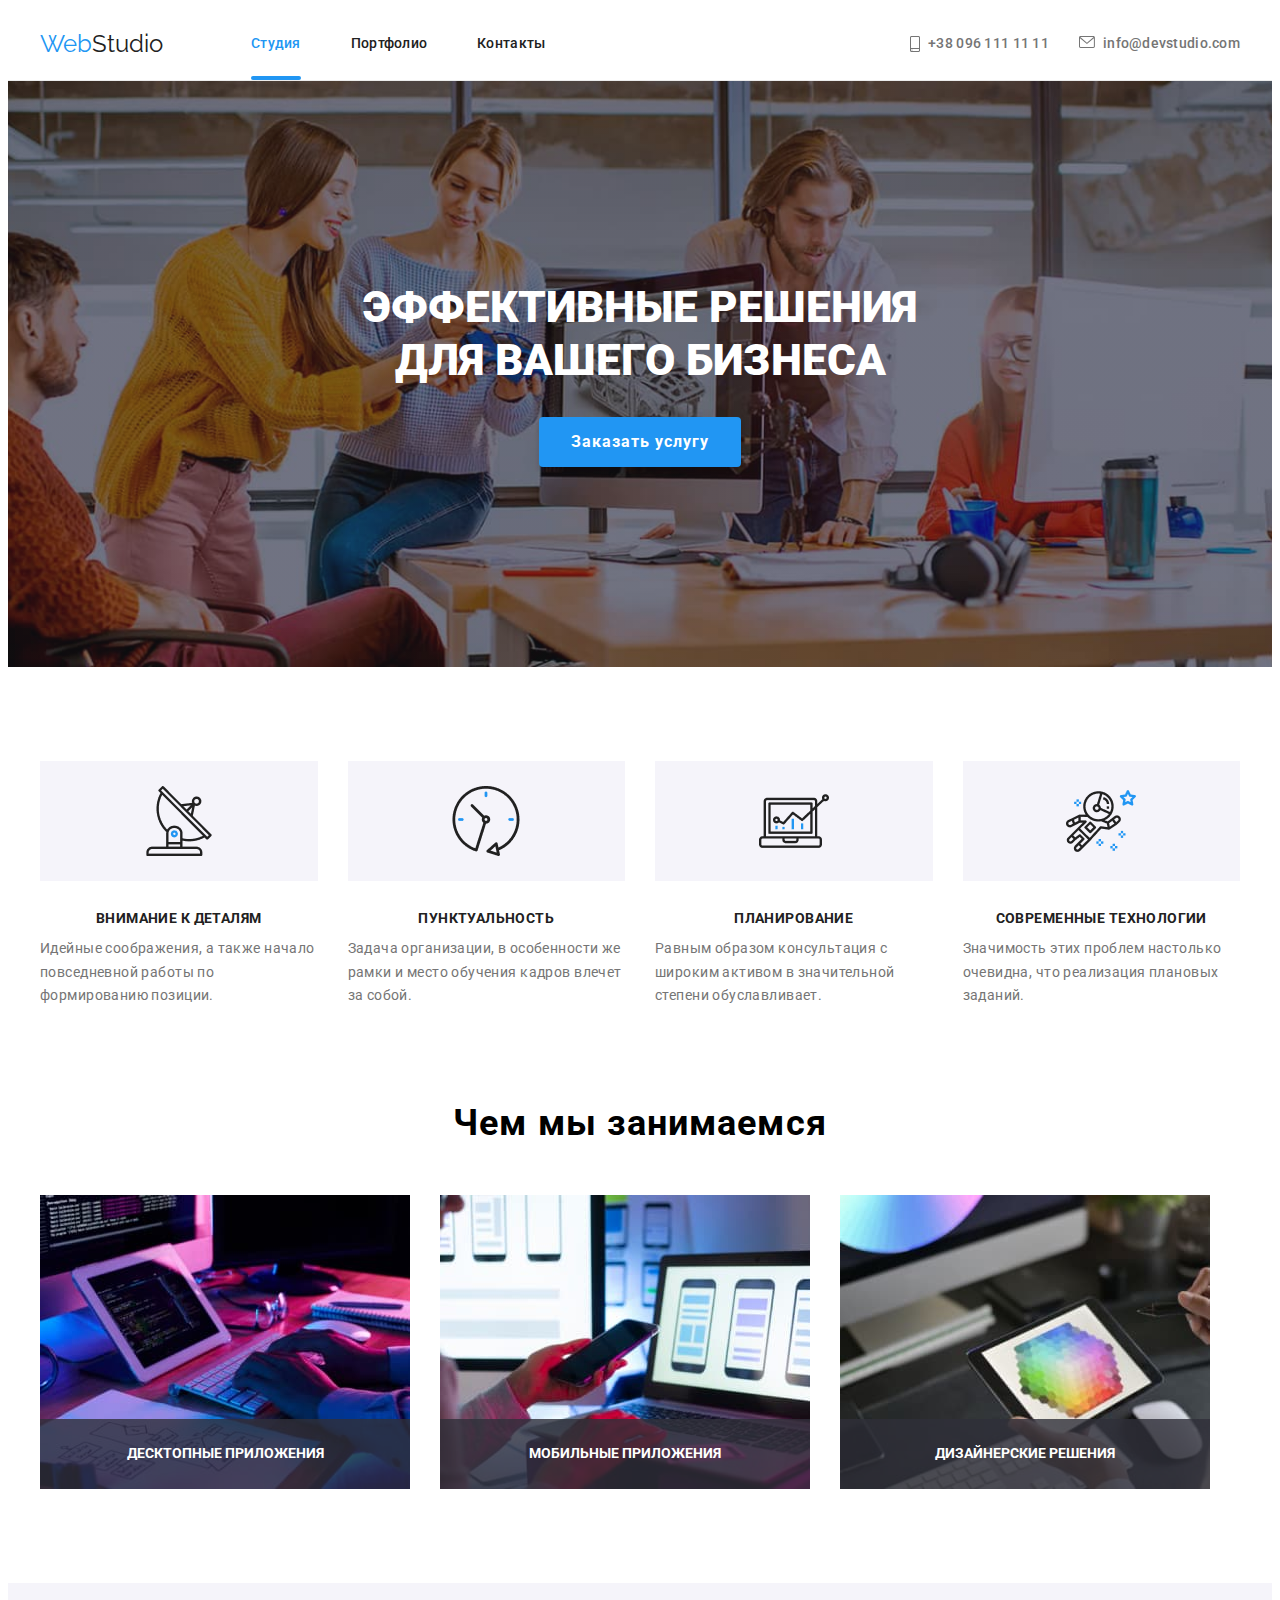
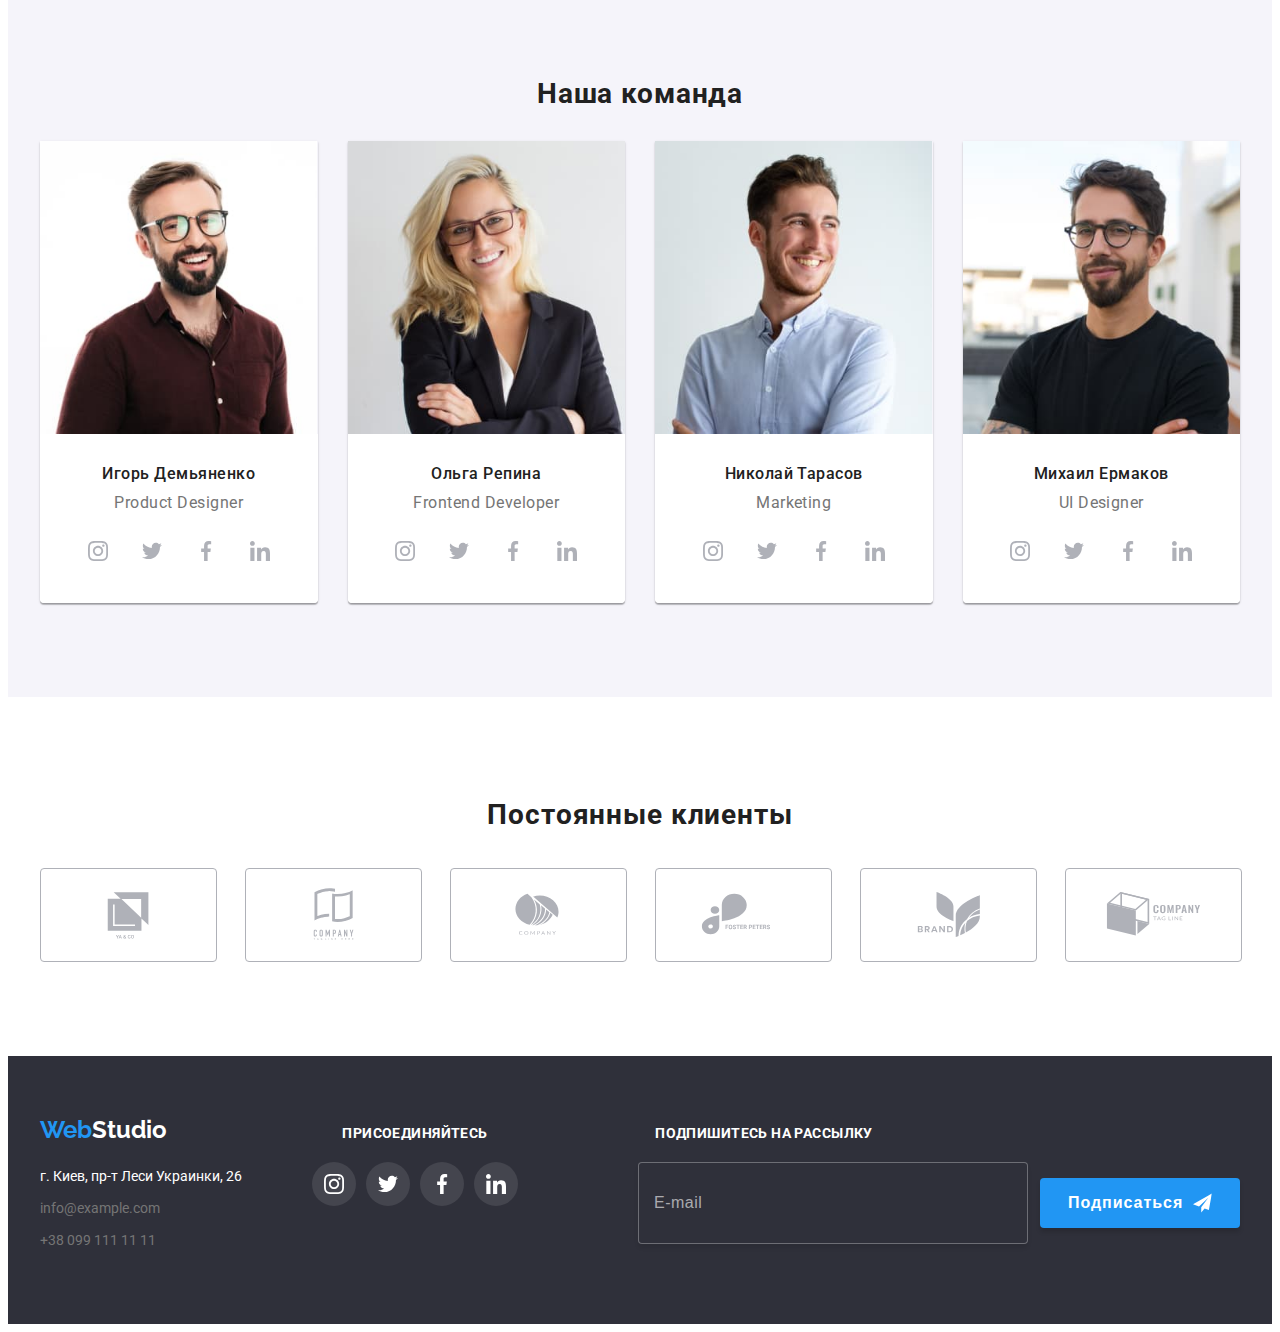
<file: index.html>
<!DOCTYPE html>
<html lang="ru">
  <head>
    <meta charset="UTF-8" />
    <meta http-equiv="X-UA-Compatible" content="IE=edge" />
    <meta name="viewport" content="width=device-width, initial-scale=1.0" />
    <title>Web Studio</title>
    <link
      rel="stylesheet"
      href="https://cdnjs.cloudflare.com/ajax/libs/modern-normalize/1.1.0/modern-normalize.min.css"
      integrity="sha512-wpPYUAdjBVSE4KJnH1VR1HeZfpl1ub8YT/NKx4PuQ5NmX2tKuGu6U/JRp5y+Y8XG2tV+wKQpNHVUX03MfMFn9Q=="
      crossorigin="anonymous"
      referrerpolicy="no-referrer"
    />
    <link
      href="https://fonts.googleapis.com/css2?family=Raleway:wght@700&family=Roboto:wght@400;500;700;900&display=swap"
      rel="stylesheet"
    />
    <!-- стили для медиа -->
    <link rel="stylesheet" href="./css/main.min.css" />
  </head>
  <body>
    <!-- Шапка -->
    <header class="header">
      <div class="header__content container">
        <a href="#" class="logo"><span class="logo__text">Web</span>Studio</a>
        <button type="button" class="header__button" aria-expanded="false" data-menu-button>
          <svg class="header__icon" aria-label="Переключатеть мобильного меню">
            <use class="icon-menu" href="./images/icons.svg#brg-menu"></use>
            <use class="icon-cross" href="./images/icons.svg#icn-close"></use>
          </svg>
        </button>

        <nav class="navigation" data-menu>
          <ul class="navigation__list">
            <li class="navigation__item">
              <a class="navigation__link navigation__link--activ" href="./index.html">Студия</a>
            </li>
            <li class="navigation__item">
              <a class="navigation__link" href="./portfolio.html">Портфолио</a>
            </li>
            <li class="navigation__item"><a class="navigation__link" href="#">Контакты</a></li>
          </ul>

          <ul class="contacts">
            <li class="contacts__item">
              <a class="contacts__link contacts__link-blue" href="tel:+380961111111">
                <svg class="contacts__icon" width="10" height="16">
                  <use href="./images/icons.svg#phone"></use></svg
                >+38 096 111 11 11</a
              >
            </li>
            <li class="contacts__item">
              <a class="contacts__link" href="mailto:info@devstudio.com">
                <svg class="contacts__icon" width="16" height="12">
                  <use href="./images/icons.svg#mail"></use>
                </svg>
                info@devstudio.com</a
              >
            </li>
          </ul>

          <ul class="header__social">
            <li class="header__item">
              <a
                href="https://www.instagram.com/"
                class="header__link"
                rel="noopener noreferrer"
                target="_blank"
                >Instagram</a
              >
            </li>
            <li class="header__item">
              <a
                href="https://twitter.com/?lang=ru"
                class="header__link"
                rel="noopener noreferrer"
                target="_blank"
                >Twitter</a
              >
            </li>
            <li class="header__item">
              <a
                href="https://facebook.com"
                class="header__link"
                rel="noopener noreferrer"
                target="_blank"
                >Facebook</a
              >
            </li>
            <li class="header__item">
              <a
                href="https://www.linkedin.com/feed/"
                class="header__link"
                rel="noopener noreferrer"
                target="_blank"
                >LinkedIn</a
              >
            </li>
          </ul>
        </nav>
      </div>
    </header>
    <!-- Край Шапки -->
    <main>
      <!-- Герой -->
      <section class="hero">
        <div class="container">
          <h1 class="hero-title">
            Эффективные решения <br />
            для вашего бизнеса
          </h1>
          <button data-modal-open type="button" class="button">Заказать услугу</button>
        </div>
      </section>
      <!-- Край блока Герой -->

      <!-- Особенности -->
      <section class="feature">
        <div class="container">
          <h2 hidden>Наши особенности</h2>
          <ul class="feature-list">
            <li class="feature-list__item feature-list__antenna">
              <h3 class="feature-list__title">Внимание к деталям</h3>
              <p class="feature-list__text">
                Идейные соображения, а также начало повседневной работы по формированию позиции.
              </p>
            </li>
            <li class="feature-list__item feature-list__clock">
              <h3 class="feature-list__title">Пунктуальность</h3>
              <p class="feature-list__text">
                Задача организации, в особенности же рамки и место обучения кадров влечет за собой.
              </p>
            </li>
            <li class="feature-list__item feature-list__diagram">
              <h3 class="feature-list__title">Планирование</h3>
              <p class="feature-list__text">
                Равным образом консультация с широким активом в значительной степени обуславливает.
              </p>
            </li>
            <li class="feature-list__item feature-list__astronaut">
              <h3 class="feature-list__title">Современные технологии</h3>
              <p class="feature-list__text">
                Значимость этих проблем настолько очевидна, что реализация плановых заданий.
              </p>
            </li>
          </ul>
        </div>
      </section>
      <!-- Край блока Особенности -->

      <!-- Чем занимаемся -->
      <section class="work">
        <div class="container">
          <h2 class="work-title">Чем мы занимаемся</h2>
          <ul class="work-list">
            <li class="work-list__item">
              <div class="work-list__wrap">
                <img
                  class="work-list__img"
                  srcset="./images/index/work1.jpg 1x, ./images/index/work1@2x.jpg 2x"
                  src="./images/index/work1.jpg"
                  alt="Написание кода вручную"
                  width="370"
                />
                <p class="work-list__text">Десктопные приложения</p>
              </div>
            </li>
            <li class="work-list__item">
              <div class="work-list__wrap">
                <img
                  class="work-list__img"
                  srcset="./images/index/work2.jpg 1x, ./images/index/work2@2x.jpg 2x"
                  src="./images/index/work2.jpg"
                  alt="Телефон и ноутбук в работе"
                  width="370"
                />
                <p class="work-list__text">Мобильные приложения</p>
              </div>
            </li>
            <li class="work-list__item">
              <div class="work-list__wrap">
                <img
                  class="work-list__img"
                  srcset="./images/index/work3.jpg 1x, ./images/index/work3@2x.jpg 2x"
                  src="./images/index/work3.jpg"
                  alt="Изображение на графическом планшете"
                  width="370"
                />
                <p class="work-list__text">Дизайнерские решения</p>
              </div>
            </li>
          </ul>
        </div>
      </section>
      <!-- Край блока Чем занимаемся -->

      <!-- Наша команда -->
      <section class="team">
        <div class="container">
          <h2 class="team-title">Наша команда</h2>
          <ul class="team-list">
            <li class="team-list__items">
              <img
                class="team-list__img"
                srcset="
                  ./images/index/team/team-desctop1.jpg    270w,
                  ./images/index/team/team-table1.jpg      354w,
                  ./images/index/team/team-mobile1.jpg     450w,
                  ./images/index/team/team-desctop1@2x.jpg 540w,
                  ./images/index/team/team-table1@2x.jpg   708w,
                  ./images/index/team/team-mobile1@2x.jpg  900w
                "
                src="./images/index/team/team-desctop1.jpg"
                alt="фото Игоря Демьяненко"
                sizes="(min-width: 1200px) 25vw, (min-width: 768px) 50vw, 100vw"
              />
              <div class="team-list__wrap">
                <h3 class="team-list__name">Игорь Демьяненко</h3>
                <p class="team-list__text">Product Designer</p>
                <ul class="team-list__icon">
                  <li class="team-list__icon-item">
                    <a
                      class="team-list__link"
                      href="https://www.instagram.com/"
                      rel="noopener noreferrer"
                      target="_blank"
                    >
                      <svg class="team-list__social" width="20" height="20">
                        <use href="./images/icons.svg#instagram"></use>
                      </svg>
                    </a>
                  </li>
                  <li class="team-list__icon-item">
                    <a
                      class="team-list__link"
                      href="https://twitter.com/"
                      rel="noopener noreferrer"
                      target="_blank"
                    >
                      <svg class="team-list__social" width="20" height="20">
                        <use href="./images/icons.svg#twitter"></use>
                      </svg>
                    </a>
                  </li>
                  <li class="team-list__icon-item">
                    <a
                      class="team-list__link"
                      href="https://facebook.com"
                      rel="noopener noreferrer"
                      target="_blank"
                    >
                      <svg class="team-list__social" width="20" height="20">
                        <use href="./images/icons.svg#facebook"></use>
                      </svg>
                    </a>
                  </li>
                  <li class="team-list__icon-item">
                    <a
                      class="team-list__link"
                      href="https://linkedin.com/"
                      rel="noopener noreferrer"
                      target="_blank"
                    >
                      <svg class="team-list__social" width="20" height="20">
                        <use href="./images/icons.svg#linkedin"></use>
                      </svg>
                    </a>
                  </li>
                </ul>
              </div>
            </li>
            <li class="team-list__items">
              <img
                class="team-list__img"
                srcset="
                  ./images/index/team/team-desctop2.jpg    270w,
                  ./images/index/team/team-table2.jpg      354w,
                  ./images/index/team/team-mobile2.jpg     450w,
                  ./images/index/team/team-desctop2@2x.jpg 540w,
                  ./images/index/team/team-table2@2x.jpg   708w,
                  ./images/index/team/team-mobile2@2x.jpg  900w
                "
                src="./images/index/team/team-desctop2.jpg"
                alt="фото Ольги Репиной"
                sizes="(min-width: 1200px) 25vw, (min-width: 768px) 50vw, 100vw"
              />
              <div class="team-list__wrap">
                <h3 class="team-list__name">Ольга Репина</h3>
                <p class="team-list__text">Frontend Developer</p>
                <ul class="team-list__icon">
                  <li class="team-list__icon-item">
                    <a
                      class="team-list__link"
                      href="https://www.instagram.com/"
                      rel="noopener noreferrer"
                      target="_blank"
                    >
                      <svg class="team-list__social" width="20" height="20">
                        <use href="./images/icons.svg#instagram"></use>
                      </svg>
                    </a>
                  </li>
                  <li class="team-list__icon-item">
                    <a
                      class="team-list__link"
                      href="https://twitter.com/"
                      rel="noopener noreferrer"
                      target="_blank"
                    >
                      <svg class="team-list__social" width="20" height="20">
                        <use href="./images/icons.svg#twitter"></use>
                      </svg>
                    </a>
                  </li>
                  <li class="team-list__icon-item">
                    <a
                      class="team-list__link"
                      href="https://facebook.com"
                      rel="noopener noreferrer"
                      target="_blank"
                    >
                      <svg class="team-list__social" width="20" height="20">
                        <use href="./images/icons.svg#facebook"></use>
                      </svg>
                    </a>
                  </li>
                  <li class="team-list__icon-item">
                    <a
                      class="team-list__link"
                      href="https://linkedin.com/"
                      rel="noopener noreferrer"
                      target="_blank"
                    >
                      <svg class="team-list__social" width="20" height="20">
                        <use href="./images/icons.svg#linkedin"></use>
                      </svg>
                    </a>
                  </li>
                </ul>
              </div>
            </li>
            <li class="team-list__items">
              <img
                class="team-list__img"
                srcset="
                  ./images/index/team/team-desctop3.jpg    270w,
                  ./images/index/team/team-table3.jpg      354w,
                  ./images/index/team/team-mobile3.jpg     450w,
                  ./images/index/team/team-desctop3@2x.jpg 540w,
                  ./images/index/team/team-table3@2x.jpg   708w,
                  ./images/index/team/team-mobile3@2x.jpg  900w
                "
                src="./images/index/team/team-desctop3.jpg"
                alt="фото Николая Тарасова"
                sizes="(min-width: 1200px) 25vw, (min-width: 768px) 50vw, 100vw"
              />
              <div class="team-list__wrap">
                <h3 class="team-list__name">Николай Тарасов</h3>
                <p class="team-list__text">Marketing</p>
                <ul class="team-list__icon">
                  <li class="team-list__icon-item">
                    <a
                      class="team-list__link"
                      href="https://www.instagram.com/"
                      rel="noopener noreferrer"
                      target="_blank"
                    >
                      <svg class="team-list__social" width="20" height="20">
                        <use href="./images/icons.svg#instagram"></use>
                      </svg>
                    </a>
                  </li>
                  <li class="team-list__icon-item">
                    <a
                      class="team-list__link"
                      href="https://twitter.com/"
                      rel="noopener noreferrer"
                      target="_blank"
                    >
                      <svg class="team-list__social" width="20" height="20">
                        <use href="./images/icons.svg#twitter"></use>
                      </svg>
                    </a>
                  </li>
                  <li class="team-list__icon-item">
                    <a
                      class="team-list__link"
                      href="https://facebook.com"
                      rel="noopener noreferrer"
                      target="_blank"
                    >
                      <svg class="team-list__social" width="20" height="20">
                        <use href="./images/icons.svg#facebook"></use>
                      </svg>
                    </a>
                  </li>
                  <li class="team-list__icon-item">
                    <a
                      class="team-list__link"
                      href="https://linkedin.com/"
                      rel="noopener noreferrer"
                      target="_blank"
                    >
                      <svg class="team-list__social" width="20" height="20">
                        <use href="./images/icons.svg#linkedin"></use>
                      </svg>
                    </a>
                  </li>
                </ul>
              </div>
            </li>
            <li class="team-list__items">
              <img
                class="team-list__img"
                srcset="
                  ./images/index/team/team-desctop4.jpg    270w,
                  ./images/index/team/team-table4.jpg      354w,
                  ./images/index/team/team-mobile4.jpg     450w,
                  ./images/index/team/team-desctop4@2x.jpg 540w,
                  ./images/index/team/team-table4@2x.jpg   708w,
                  ./images/index/team/team-mobile4@2x.jpg  900w
                "
                src="./images/index/team/team-desctop4.jpg"
                alt="фото Михаила Ермакова"
                sizes="(min-width: 1200px) 25vw, (min-width: 768px) 50vw, 100vw"
              />
              <div class="team-list__wrap">
                <h3 class="team-list__name">Михаил Ермаков</h3>
                <p class="team-list__text">UI Designer</p>
                <ul class="team-list__icon">
                  <li class="team-list__icon-item">
                    <a
                      class="team-list__link"
                      href="https://www.instagram.com/"
                      rel="noopener noreferrer"
                      target="_blank"
                    >
                      <svg class="team-list__social" width="20" height="20">
                        <use href="./images/icons.svg#instagram"></use>
                      </svg>
                    </a>
                  </li>
                  <li class="team-list__icon-item">
                    <a
                      class="team-list__link"
                      href="https://twitter.com/"
                      rel="noopener noreferrer"
                      target="_blank"
                    >
                      <svg class="team-list__social" width="20" height="20">
                        <use href="./images/icons.svg#twitter"></use>
                      </svg>
                    </a>
                  </li>
                  <li class="team-list__icon-item">
                    <a
                      class="team-list__link"
                      href="https://facebook.com"
                      rel="noopener noreferrer"
                      target="_blank"
                    >
                      <svg class="team-list__social" width="20" height="20">
                        <use href="./images/icons.svg#facebook"></use>
                      </svg>
                    </a>
                  </li>
                  <li class="team-list__icon-item">
                    <a
                      class="team-list__link"
                      href="https://linkedin.com/"
                      rel="noopener noreferrer"
                      target="_blank"
                    >
                      <svg class="team-list__social" width="20" height="20">
                        <use href="./images/icons.svg#linkedin"></use>
                      </svg>
                    </a>
                  </li>
                </ul>
              </div>
            </li>
          </ul>
        </div>
      </section>
      <!-- Край блока Наша команда -->

      <!-- Постоянные клиенты -->
      <section class="clients">
        <div class="container">
          <h2 class="clients-title">Постоянные клиенты</h2>
          <ul class="client-list">
            <li class="client-list__item">
              <a href="#" class="client-list__link">
                <svg class="client-list__logo" width="106" height="60">
                  <use href="./images/icons.svg#logo"></use>
                </svg>
              </a>
            </li>
            <li class="client-list__item">
              <a href="#" class="client-list__link">
                <svg class="client-list__logo" width="106" height="60">
                  <use href="./images/icons.svg#logo-1"></use>
                </svg>
              </a>
            </li>
            <li class="client-list__item">
              <a href="#" class="client-list__link">
                <svg class="client-list__logo" width="106" height="60">
                  <use href="./images/icons.svg#logo-2"></use>
                </svg>
              </a>
            </li>
            <li class="client-list__item">
              <a href="#" class="client-list__link">
                <svg class="client-list__logo" width="106" height="60">
                  <use href="./images/icons.svg#logo-3"></use>
                </svg>
              </a>
            </li>
            <li class="client-list__item">
              <a href="#" class="client-list__link">
                <svg class="client-list__logo" width="106" height="60">
                  <use href="./images/icons.svg#logo-4"></use>
                </svg>
              </a>
            </li>
            <li class="client-list__item">
              <a href="#" class="client-list__link">
                <svg class="client-list__logo" width="106" height="60">
                  <use href="./images/icons.svg#logo-5"></use>
                </svg>
              </a>
            </li>
          </ul>
        </div>
      </section>
      <!-- Край блока Постоянные клиенты -->
    </main>

    <!-- Подвал -->
    <footer class="footer">
      <div class="container footer-flex">
        <!-- Контейнер для планшетов -->
        <div class="table-flex">
          <!-- Блок линков -->
          <div class="container-footer">
            <a href="./index.html" class="footer-logo"
              ><span class="footer-logo__second">Web</span>Studio</a
            >
            <address>
              <ul class="footer-list">
                <li class="footer-list__item">
                  <a
                    class="footer-list__address"
                    href="https://bit.ly/3OnuI3J"
                    target="_blank"
                    rel="noopener noreferrer"
                    >г. Киев, пр-т Леси Украинки, 26</a
                  >
                </li>
                <li class="footer-list__item">
                  <a class="footer-list__source" href="mailto:info@example.com">info@example.com</a>
                </li>
                <li class="footer-list__item">
                  <a class="footer-list__source" href="tel:+380991111111">+38 099 111 11 11</a>
                </li>
              </ul>
            </address>
          </div>
          <!-- Край блока линков -->

          <!-- Блок ссылок на соц.сети -->
          <div class="footer-social">
            <p class="footer-social__title">присоединяйтесь</p>
            <ul class="footer-social__list">
              <li class="footer-social__item">
                <a
                  class="footer-social__link"
                  href="https://www.instagram.com/"
                  rel="noopener noreferrer"
                  target="_blank"
                >
                  <svg width="20" height="20">
                    <use href="./images/icons.svg#instagram"></use>
                  </svg>
                </a>
              </li>
              <li class="footer-social__item">
                <a
                  class="footer-social__link"
                  href="https://www.twitter.com/"
                  rel="noopener noreferrer"
                  target="_blank"
                >
                  <svg width="20" height="20">
                    <use href="./images/icons.svg#twitter"></use>
                  </svg>
                </a>
              </li>
              <li class="footer-social__item">
                <a
                  class="footer-social__link"
                  href="https://www.facebook.com/"
                  rel="noopener noreferrer"
                  target="_blank"
                >
                  <svg width="20" height="20">
                    <use href="./images/icons.svg#facebook"></use>
                  </svg>
                </a>
              </li>
              <li class="footer-social__item">
                <a
                  class="footer-social__link"
                  href="https://www.linkedin.com/"
                  rel="noopener noreferrer"
                  target="_blank"
                >
                  <svg width="20" height="20">
                    <use href="./images/icons.svg#linkedin"></use>
                  </svg>
                </a>
              </li>
            </ul>
          </div>
          <!-- Край блока ссылок -->
        </div>
        <!-- Добавляет форму ввода в футере -->
        <form class="footer-form" name="form-footer" autocomplete="on">
          <label class="footer-form__title">Подпишитесь на рассылку</label>
          <div class="footer-form__flex">
            <input class="footer-form__input" type="email" name="email" placeholder="E-mail" />
            <button class="footer-form__button" type="submit">
              Подписаться
              <svg class="footer-form__icon" width="24" height="24">
                <use href="./images/icons.svg#icon-send"></use>
              </svg>
            </button>
          </div>
        </form>
        <!-- Край формы ввода -->
      </div>
    </footer>
    <!-- Край подвала -->

    <!-- Модальное окно -->

    <div data-modal class="backdrop is-hidden">
      <div class="modal">
        <!-- Кнопка закрытия модального окна -->

        <button data-modal-close class="modal-button" type="button">
          <svg width="11" height="11">
            <use href="./images/icons.svg#close-btn"></use>
          </svg>
        </button>

        <!-- Заголовок модалки -->

        <h3 class="modal-title">Оставьте свои данные, мы вам перезвоним</h3>

        <!-- Форма ввода модалки -->

        <form class="modal-form" name="modal-form" autocomplete="on">
          <label class="modal-form__label"
            >Имя
            <input class="modal-form__input" type="text" name="text" required />
            <svg class="modal-form__icon" width="18" height="18">
              <use href="./images/icons.svg#person-black"></use>
            </svg>
          </label>

          <label class="modal-form__label"
            >Телефон
            <input class="modal-form__input" type="tel" name="tel" required />
            <svg class="modal-form__icon" width="18" height="18">
              <use href="./images/icons.svg#phone-old"></use>
            </svg>
          </label>

          <label class="modal-form__label">
            Почта
            <input class="modal-form__input" type="email" name="email" required />
            <svg class="modal-form__icon" width="18" height="18">
              <use href="./images/icons.svg#sms"></use>
            </svg>
          </label>

          <label class="modal-form__textarea"
            >Комментарий
            <textarea
              class="modal-form__feedback"
              rows="5"
              name="comment"
              placeholder="Введите текст"
            ></textarea>
          </label>

          <span class="modal-form__checkbox">
            <label class="modal-form__check">
              <input class="modal-form__box" type="checkbox" value="checkbox" name="check" />

              <svg class="modal-form__icon-checkbox">
                <use href="./images/icons.svg#checkbox"></use>
              </svg>

              Соглашаюсь с рассылкой и принимаю
              <a href="#" class="modal-form__link"> Условия договора</a>
            </label>
          </span>

          <button class="modal-send" type="submit">Отправить</button>
        </form>
      </div>
    </div>
    <!-- Край Модального окна -->

    <!-- Script JS -->
    <script src="./js/modal.js"></script>
    <!-- Script JS Mobile menu-->
    <script src="./js/mobile-menu.js"></script>
  </body>
</html>
</file>
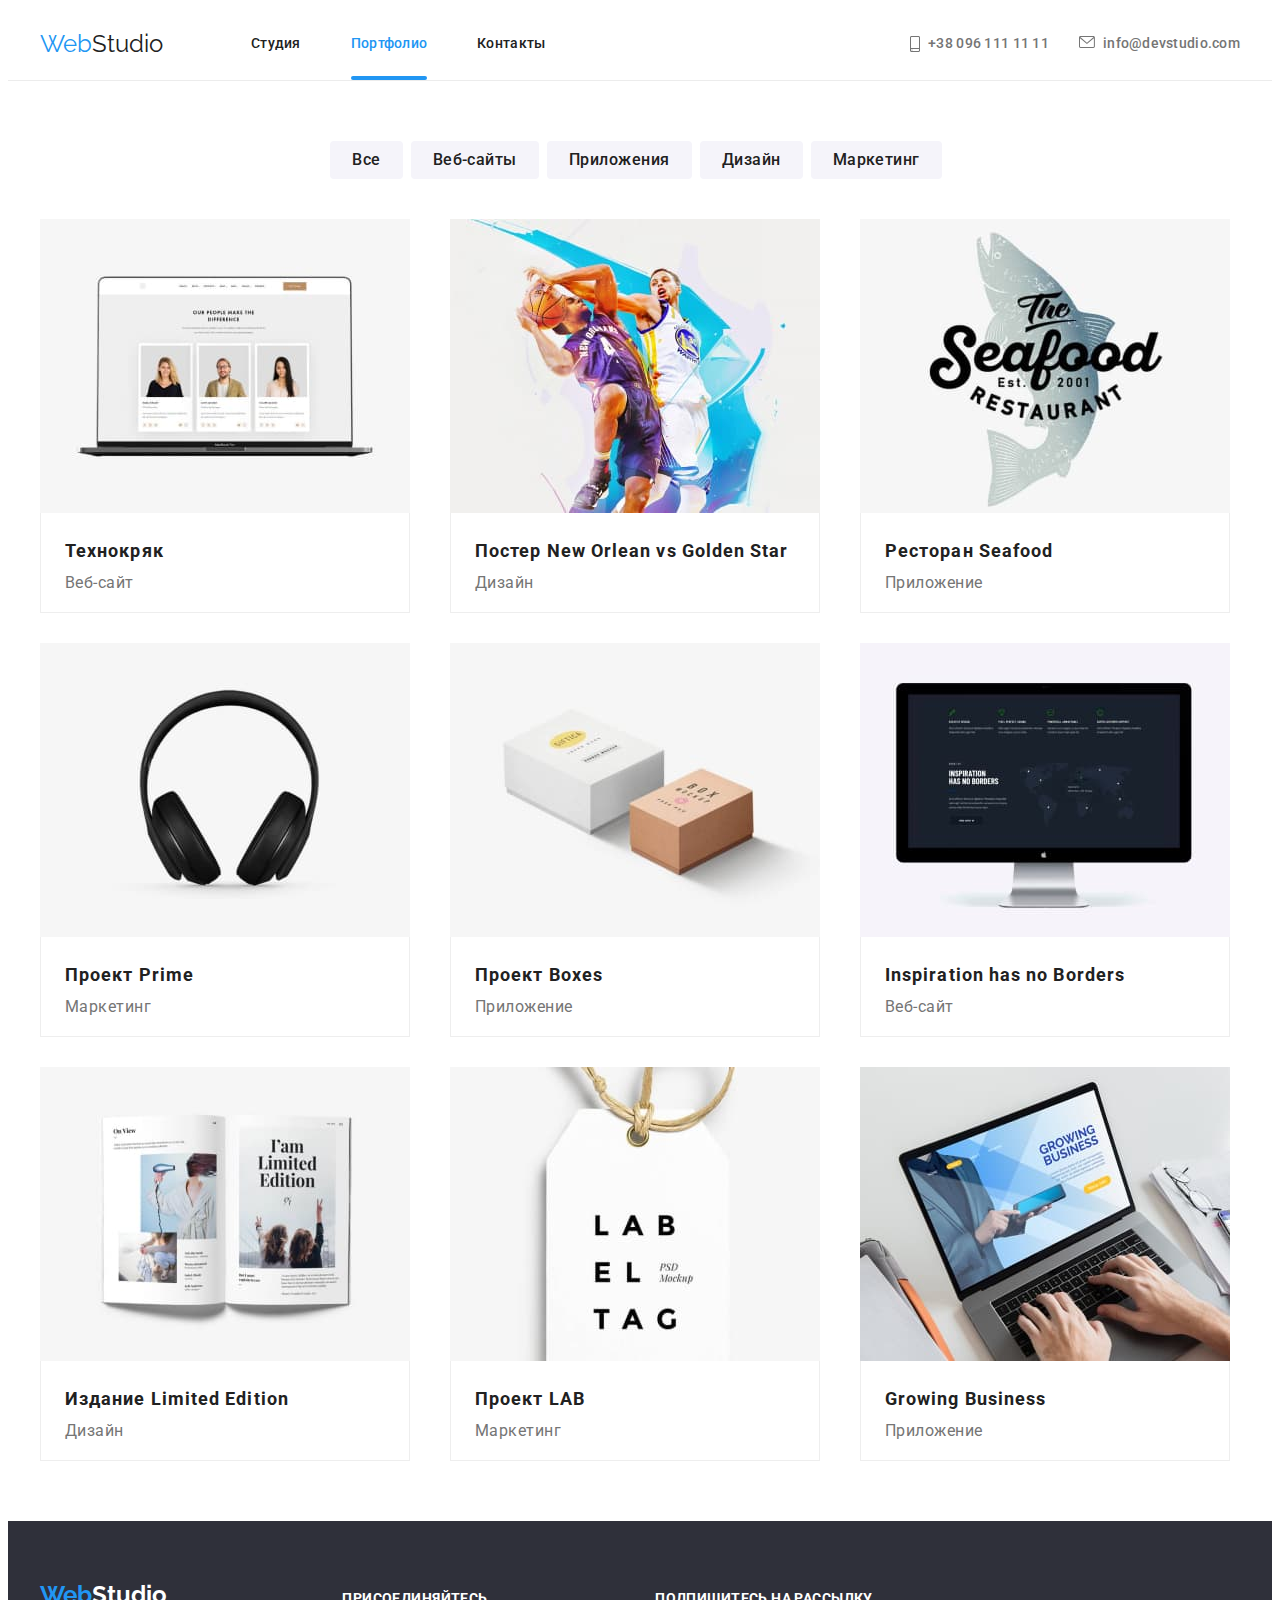
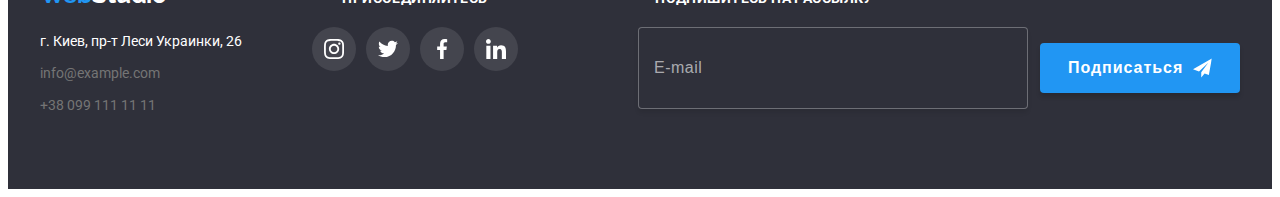
<file: portfolio.html>
<!DOCTYPE html>
<html lang="ru">
  <head>
    <meta charset="UTF-8" />
    <meta http-equiv="X-UA-Compatible" content="IE=edge" />
    <meta name="viewport" content="width=device-width, initial-scale=1.0" />
    <title>Портфолио</title>
    <link
      rel="stylesheet"
      href="https://cdnjs.cloudflare.com/ajax/libs/modern-normalize/1.1.0/modern-normalize.min.css"
      integrity="sha512-wpPYUAdjBVSE4KJnH1VR1HeZfpl1ub8YT/NKx4PuQ5NmX2tKuGu6U/JRp5y+Y8XG2tV+wKQpNHVUX03MfMFn9Q=="
      crossorigin="anonymous"
      referrerpolicy="no-referrer"
    />
    <link
      href="https://fonts.googleapis.com/css2?family=Raleway:wght@700&family=Roboto:wght@400;500;700;900&display=swap"
      rel="stylesheet"
    />
    <link rel="stylesheet" href="./css/main.min.css" />
  </head>
  <body>
    <!-- Шапка -->
    <header class="header">
      <div class="header__content container">
        <a href="#" class="logo"><span class="logo__text">Web</span>Studio</a>
        <button type="button" class="header__button" aria-expanded="false" data-menu-button>
          <svg class="header__icon" aria-label="Переключатеть мобильного меню">
            <use class="icon-menu" href="./images/icons.svg#brg-menu"></use>
            <use class="icon-cross" href="./images/icons.svg#icn-close"></use>
          </svg>
        </button>

        <nav class="navigation" data-menu>
          <ul class="navigation__list">
            <li class="navigation__item">
              <a class="navigation__link" href="./index.html">Студия</a>
            </li>
            <li class="navigation__item">
              <a class="navigation__link navigation__link--activ" href="./portfolio.html"
                >Портфолио</a
              >
            </li>
            <li class="navigation__item"><a class="navigation__link" href="#">Контакты</a></li>
          </ul>

          <ul class="contacts">
            <li class="contacts__item">
              <a class="contacts__link contacts__link-blue" href="tel:+380961111111">
                <svg class="contacts__icon" width="10" height="16">
                  <use href="./images/icons.svg#phone"></use></svg
                >+38 096 111 11 11</a
              >
            </li>
            <li class="contacts__item">
              <a class="contacts__link" href="mailto:info@devstudio.com">
                <svg class="contacts__icon" width="16" height="12">
                  <use href="./images/icons.svg#mail"></use>
                </svg>
                info@devstudio.com</a
              >
            </li>
          </ul>

          <ul class="header__social">
            <li class="header__item">
              <a
                href="https://www.instagram.com/"
                class="header__link"
                rel="noopener noreferrer"
                target="_blank"
                >Instagram</a
              >
            </li>
            <li class="header__item">
              <a
                href="https://twitter.com/?lang=ru"
                class="header__link"
                rel="noopener noreferrer"
                target="_blank"
                >Twitter</a
              >
            </li>
            <li class="header__item">
              <a
                href="https://facebook.com"
                class="header__link"
                rel="noopener noreferrer"
                target="_blank"
                >Facebook</a
              >
            </li>
            <li class="header__item">
              <a
                href="https://www.linkedin.com/feed/"
                class="header__link"
                rel="noopener noreferrer"
                target="_blank"
                >LinkedIn</a
              >
            </li>
          </ul>
        </nav>
      </div>
    </header>
    <!-- Край Шапки -->

    <main>
      <section class="filtres">
        <div class="container cards">
          <!-- Фильтры для поиска-->
          <h1 hidden>Список фильтров</h1>
          <ul class="filtres-list">
            <li class="filtres-list__item">
              <button type="button" class="filtres-list__button">Все</button>
            </li>
            <li class="filtres-list__item">
              <button type="button" class="filtres-list__button">Веб-сайты</button>
            </li>
            <li class="filtres-list__item">
              <button type="button" class="filtres-list__button">Приложения</button>
            </li>
            <li class="filtres-list__item">
              <button type="button" class="filtres-list__button">Дизайн</button>
            </li>
            <li class="filtres-list__item">
              <button type="button" class="filtres-list__button">Маркетинг</button>
            </li>
          </ul>
          <!-- Край блока Фильтры -->

          <!-- Работы -->
          <ul class="cards-list">
            <li class="cards-list__item">
              <a class="cards-list__link" href="">
                <div class="cards-list__wrap">
                  <img
                    class="cards-list__img"
                    srcset="
                      ./images/portfolio/cards1-354.jpg 354w,
                      ./images/portfolio/cards1-370.jpg 370w,
                      ./images/portfolio/cards1-450.jpg 450w,
                      ./images/portfolio/cards1-708.jpg 708w,
                      ./images/portfolio/cards1-740.jpg 740w,
                      ./images/portfolio/cards1-900.jpg 900w
                    "
                    src="./images/portfolio/cards1-354.jpg"
                    sizes="(min-width: 1200px) 370px, (min-width: 768px) 354px, (min-width: 480px) 450px"
                    alt="Технокряк"
                  />
                  <p class="cards-list__overlay">
                    Ресурс предлагает комплексные предложения с разным уровнем функционала и
                    сервисов. Все это позволит посетителю получить исчерпывающие сведения о компании
                    или частном лице.
                  </p>
                </div>
                <div class="cards-list__box">
                  <h2 class="cards-list__title">Технокряк</h2>
                  <p class="cards-list__text">Веб-сайт</p>
                </div>
              </a>
            </li>
            <li class="cards-list__item">
              <a class="cards-list__link" href="">
                <div class="cards-list__wrap">
                  <img
                    class="cards-list__img"
                    srcset="
                      ./images/portfolio/cards2-354.jpg 354w,
                      ./images/portfolio/cards2-370.jpg 370w,
                      ./images/portfolio/cards2-450.jpg 450w,
                      ./images/portfolio/cards2-708.jpg 708w,
                      ./images/portfolio/cards2-740.jpg 740w,
                      ./images/portfolio/cards2-900.jpg 900w
                    "
                    src="./images/portfolio//cards2-354.jpg"
                    sizes="(min-width: 1200px) 370px, (min-width: 768px) 354px, (min-width: 480px) 450px"
                    alt="Технокряк"
                  />
                  <p class="cards-list__overlay">
                    Ресурс предлагает комплексные предложения с разным уровнем функционала и
                    сервисов. Все это позволит посетителю получить исчерпывающие сведения о компании
                    или частном лице.
                  </p>
                </div>
                <div class="cards-list__box">
                  <h2 class="cards-list__title">Постер New Orlean vs Golden Star</h2>
                  <p class="cards-list__text">Дизайн</p>
                </div>
              </a>
            </li>
            <li class="cards-list__item">
              <a class="cards-list__link" href="">
                <div class="cards-list__wrap">
                  <img
                    class="cards-list__img"
                    srcset="
                      ./images/portfolio/cards3-354.jpg 354w,
                      ./images/portfolio/cards3-370.jpg 370w,
                      ./images/portfolio/cards3-450.jpg 450w,
                      ./images/portfolio/cards3-708.jpg 708w,
                      ./images/portfolio/cards3-740.jpg 740w,
                      ./images/portfolio/cards3-900.jpg 900w
                    "
                    src="./images/portfolio/cards3-354.jpg"
                    sizes="(min-width: 1200px) 370px, (min-width: 768px) 354px, (min-width: 480px) 450px"
                    alt="Технокряк"
                  />
                  <p class="cards-list__overlay">
                    Ресурс предлагает комплексные предложения с разным уровнем функционала и
                    сервисов. Все это позволит посетителю получить исчерпывающие сведения о компании
                    или частном лице.
                  </p>
                </div>
                <div class="cards-list__box">
                  <h2 class="cards-list__title">Ресторан Seafood</h2>
                  <p class="cards-list__text">Приложение</p>
                </div>
              </a>
            </li>
            <li class="cards-list__item">
              <a class="cards-list__link" href="">
                <div class="cards-list__wrap">
                  <img
                    class="cards-list__img"
                    srcset="
                      ./images/portfolio/cards4-354.jpg 354w,
                      ./images/portfolio/cards4-370.jpg 370w,
                      ./images/portfolio/cards4-450.jpg 450w,
                      ./images/portfolio/cards4-708.jpg 708w,
                      ./images/portfolio/cards4-740.jpg 740w,
                      ./images/portfolio/cards4-900.jpg 900w
                    "
                    src="./images/portfolio/cards4-354.jpg"
                    sizes="(min-width: 1200px) 370px, (min-width: 768px) 354px, (min-width: 480px) 450px"
                    alt="Технокряк"
                  />
                  <p class="cards-list__overlay">
                    Ресурс предлагает комплексные предложения с разным уровнем функционала и
                    сервисов. Все это позволит посетителю получить исчерпывающие сведения о компании
                    или частном лице.
                  </p>
                </div>
                <div class="cards-list__box">
                  <h2 class="cards-list__title">Проект Prime</h2>
                  <p class="cards-list__text">Маркетинг</p>
                </div>
              </a>
            </li>
            <li class="cards-list__item">
              <a class="cards-list__link" href="">
                <div class="cards-list__wrap">
                  <img
                    class="cards-list__img"
                    srcset="
                      ./images/portfolio/cards5-354.jpg 354w,
                      ./images/portfolio/cards5-370.jpg 370w,
                      ./images/portfolio/cards5-450.jpg 450w,
                      ./images/portfolio/cards5-708.jpg 708w,
                      ./images/portfolio/cards5-740.jpg 740w,
                      ./images/portfolio/cards5-900.jpg 900w
                    "
                    src="./images/portfolio/cards5-354.jpg"
                    sizes="(min-width: 1200px) 370px, (min-width: 768px) 354px, (min-width: 480px) 450px"
                    alt="Технокряк"
                  />
                  <p class="cards-list__overlay">
                    Ресурс предлагает комплексные предложения с разным уровнем функционала и
                    сервисов. Все это позволит посетителю получить исчерпывающие сведения о компании
                    или частном лице.
                  </p>
                </div>
                <div class="cards-list__box">
                  <h2 class="cards-list__title">Проект Boxes</h2>
                  <p class="cards-list__text">Приложение</p>
                </div>
              </a>
            </li>
            <li class="cards-list__item">
              <a class="cards-list__link" href="">
                <div class="cards-list__wrap">
                  <img
                    class="cards-list__img"
                    srcset="
                      ./images/portfolio/cards6-354.jpg 354w,
                      ./images/portfolio/cards6-370.jpg 370w,
                      ./images/portfolio/cards6-450.jpg 450w,
                      ./images/portfolio/cards6-708.jpg 708w,
                      ./images/portfolio/cards6-740.jpg 740w,
                      ./images/portfolio/cards6-900.jpg 900w
                    "
                    src="./images/portfolio/cards6-354.jpg"
                    sizes="(min-width: 1200px) 370px, (min-width: 768px) 354px, (min-width: 480px) 450px"
                    alt="Технокряк"
                  />
                  <p class="cards-list__overlay">
                    Ресурс предлагает комплексные предложения с разным уровнем функционала и
                    сервисов. Все это позволит посетителю получить исчерпывающие сведения о компании
                    или частном лице.
                  </p>
                </div>
                <div class="cards-list__box">
                  <h2 class="cards-list__title">Inspiration has no Borders</h2>
                  <p class="cards-list__text">Веб-сайт</p>
                </div>
              </a>
            </li>
            <li class="cards-list__item">
              <a class="cards-list__link" href="">
                <div class="cards-list__wrap">
                  <img
                    class="cards-list__img"
                    srcset="
                      ./images/portfolio/cards7-354.jpg 354w,
                      ./images/portfolio/cards7-370.jpg 370w,
                      ./images/portfolio/cards7-450.jpg 450w,
                      ./images/portfolio/cards7-708.jpg 708w,
                      ./images/portfolio/cards7-740.jpg 740w,
                      ./images/portfolio/cards7-900.jpg 900w
                    "
                    src="./images/portfolio/cards7-354.jpg"
                    sizes="(min-width: 1200px) 370px, (min-width: 768px) 354px, (min-width: 480px) 450px"
                    alt="Технокряк"
                  />
                  <p class="cards-list__overlay">
                    Ресурс предлагает комплексные предложения с разным уровнем функционала и
                    сервисов. Все это позволит посетителю получить исчерпывающие сведения о компании
                    или частном лице.
                  </p>
                </div>
                <div class="cards-list__box">
                  <h2 class="cards-list__title">Издание Limited Edition</h2>
                  <p class="cards-list__text">Дизайн</p>
                </div>
              </a>
            </li>
            <li class="cards-list__item">
              <a class="cards-list__link" href="">
                <div class="cards-list__wrap">
                  <img
                    class="cards-list__img"
                    srcset="
                      ./images/portfolio/cards8-354.jpg 354w,
                      ./images/portfolio/cards8-370.jpg 370w,
                      ./images/portfolio/cards8-450.jpg 450w,
                      ./images/portfolio/cards8-708.jpg 708w,
                      ./images/portfolio/cards8-740.jpg 740w,
                      ./images/portfolio/cards8-900.jpg 900w
                    "
                    src="./images/portfolio/cards8-354.jpg"
                    sizes="(min-width: 1200px) 370px, (min-width: 768px) 354px, (min-width: 480px) 450px"
                    alt="Технокряк"
                  />
                  <p class="cards-list__overlay">
                    Ресурс предлагает комплексные предложения с разным уровнем функционала и
                    сервисов. Все это позволит посетителю получить исчерпывающие сведения о компании
                    или частном лице.
                  </p>
                </div>
                <div class="cards-list__box">
                  <h2 class="cards-list__title">Проект LAB</h2>
                  <p class="cards-list__text">Маркетинг</p>
                </div>
              </a>
            </li>
            <li class="cards-list__item">
              <a class="cards-list__link" href="">
                <div class="cards-list__wrap">
                  <img
                    class="cards-list__img"
                    srcset="
                      ./images/portfolio/cards9-354.jpg 354w,
                      ./images/portfolio/cards9-370.jpg 370w,
                      ./images/portfolio/cards9-450.jpg 450w,
                      ./images/portfolio/cards9-708.jpg 708w,
                      ./images/portfolio/cards9-740.jpg 740w,
                      ./images/portfolio/cards9-900.jpg 900w
                    "
                    src="./images/portfolio/cards9-354.jpg"
                    sizes="(min-width: 1200px) 370px, (min-width: 768px) 354px, (min-width: 480px) 450px"
                    alt="Технокряк"
                  />
                  <p class="cards-list__overlay">
                    Ресурс предлагает комплексные предложения с разным уровнем функционала и
                    сервисов. Все это позволит посетителю получить исчерпывающие сведения о компании
                    или частном лице.
                  </p>
                </div>
                <div class="cards-list__box">
                  <h2 class="cards-list__title">Growing Business</h2>
                  <p class="cards-list__text">Приложение</p>
                </div>
              </a>
            </li>
          </ul>
          <!-- Край блока Работы -->
        </div>
      </section>
    </main>

    <!-- Подвал -->
    <footer class="footer">
      <div class="container footer-flex">
        <!-- Контейнер для планшетов -->
        <div class="table-flex">
          <!-- Блок линков -->
          <div class="container-footer">
            <a href="./index.html" class="footer-logo"
              ><span class="footer-logo__second">Web</span>Studio</a
            >
            <address>
              <ul class="footer-list">
                <li class="footer-list__item">
                  <a
                    class="footer-list__address"
                    href="https://bit.ly/3OnuI3J"
                    target="_blank"
                    rel="noopener noreferrer"
                    >г. Киев, пр-т Леси Украинки, 26</a
                  >
                </li>
                <li class="footer-list__item">
                  <a class="footer-list__source" href="mailto:info@example.com">info@example.com</a>
                </li>
                <li class="footer-list__item">
                  <a class="footer-list__source" href="tel:+380991111111">+38 099 111 11 11</a>
                </li>
              </ul>
            </address>
          </div>
          <!-- Край блока линков -->

          <!-- Блок ссылок на соц.сети -->
          <div class="footer-social">
            <p class="footer-social__title">присоединяйтесь</p>
            <ul class="footer-social__list">
              <li class="footer-social__item">
                <a
                  class="footer-social__link"
                  href="https://www.instagram.com/"
                  rel="noopener noreferrer"
                  target="_blank"
                >
                  <svg width="20" height="20">
                    <use href="./images/icons.svg#instagram"></use>
                  </svg>
                </a>
              </li>
              <li class="footer-social__item">
                <a
                  class="footer-social__link"
                  href="https://www.twitter.com/"
                  rel="noopener noreferrer"
                  target="_blank"
                >
                  <svg width="20" height="20">
                    <use href="./images/icons.svg#twitter"></use>
                  </svg>
                </a>
              </li>
              <li class="footer-social__item">
                <a
                  class="footer-social__link"
                  href="https://www.facebook.com/"
                  rel="noopener noreferrer"
                  target="_blank"
                >
                  <svg width="20" height="20">
                    <use href="./images/icons.svg#facebook"></use>
                  </svg>
                </a>
              </li>
              <li class="footer-social__item">
                <a
                  class="footer-social__link"
                  href="https://www.linkedin.com/"
                  rel="noopener noreferrer"
                  target="_blank"
                >
                  <svg width="20" height="20">
                    <use href="./images/icons.svg#linkedin"></use>
                  </svg>
                </a>
              </li>
            </ul>
          </div>
          <!-- Край блока ссылок -->
        </div>
        <!-- Добавляет форму ввода в футере -->
        <form class="footer-form" name="form-footer" autocomplete="on">
          <label class="footer-form__title">Подпишитесь на рассылку</label>
          <div class="footer-form__flex">
            <input class="footer-form__input" type="email" name="email" placeholder="E-mail" />
            <button class="footer-form__button" type="submit">
              Подписаться
              <svg class="footer-form__icon" width="24" height="24">
                <use href="./images/icons.svg#icon-send"></use>
              </svg>
            </button>
          </div>
        </form>
        <!-- Край формы ввода -->
      </div>
    </footer>
    <!-- Край подвала -->

    <!-- Script JS -->
    <script src="./js/modal.js"></script>
    <!-- Script JS Mobile menu-->
    <script src="./js/mobile-menu.js"></script>
  </body>
</html>
</file>
<file: css/main.min.css>
:root{--first-text-color: #212121;--second-text-color: #757575;--accent-color: #2196f3;--color-black: #000000;--color-white: #ffffff;--bcg-color: #2f303a;--bcg-img-color: #f5f4fa;--icon-color: #afb1b8;--bcg-color-hero: #2f303a40;--button-hover: #188ce8;--animation-main: 250ms cubic-bezier(0.4, 0, 0.2, 1);--gap-card: 30px}body{color:var(--first-text-color);background-color:var(--color-white);font-family:"Roboto",sans-serif}ul,ol{margin:0;padding:0;list-style:none}a{text-decoration:none}.container{padding:0px 15px;margin:0 auto;width:100%}@media screen and (min-width: 480px){.container{width:480px}}@media screen and (min-width: 768px){.container{width:768px}}@media screen and (min-width: 1200px){.container{width:1200px}}.header{border-bottom:1px solid #ececec}.header__content{position:relative;padding:0 15px;display:flex;align-items:center;justify-content:space-between}.header__button{position:relative;z-index:999;display:inline-flex;margin:0;padding:0;background-color:rgba(0,0,0,0);border:none}.header__button .icon-cross{display:none}.header__button.is-open .icon-cross{display:block}.header__button.is-open .icon-menu{display:none}.header__icon{width:24px;height:16px;transition:fill var(--animation-main)}.header__icon:hover,.header__icon:focus{fill:var(--accent-color)}.header__social{display:flex;flex-wrap:wrap;margin-top:64px}.header__item{margin-bottom:10px}.header__item:not(:last-child):after{content:"";background-color:rgba(33,33,33,.2);margin-left:10px;margin-right:10px;width:22px;height:0px;border:1px solid rgba(33,33,33,.2);transform:rotate(90deg)}.header__link{color:var(--accent-color);font-weight:500;font-size:18px;line-height:1.22;letter-spacing:.02em}.logo{display:block;font-family:"Raleway",sans-serif;color:var(--first-text-color);font-size:24px;line-height:1.16;padding:16px 0}.logo__text{color:var(--accent-color)}.navigation{visibility:hidden;pointer-events:none;position:fixed;right:0;top:0;width:100%;height:100%;background-color:var(--color-white);display:flex;flex-direction:column;padding:48px 40px}.navigation.is-open{visibility:visible;pointer-events:auto}.navigation__item:not(:last-child){margin-bottom:32px}.navigation__link{position:relative;display:block;font-weight:500;font-size:40px;line-height:1.14;letter-spacing:.02em;color:var(--first-text-color);transition:color var(--animation-main)}.navigation__link:hover,.navigation__link:focus{color:var(--accent-color)}.navigation__link--activ{color:var(--accent-color)}.contacts{margin-top:auto}.contacts__item:not(:last-child){margin-bottom:32px}.contacts__link{font-weight:500;font-size:24px;line-height:1.14;letter-spacing:.02em;color:var(--text-color);transition:color var(--animation-main)}.contacts .contacts__link-blue{font-size:34px;color:var(--accent-color)}.contacts__link:hover,.contacts__link:focus{color:var(--accent-color);fill:currentColor}.contacts__icon{display:none}@media screen and (min-width: 768px){.header__button{display:none}.header__social{display:none}.header .navigation{padding:0;display:flex;align-items:center;justify-content:space-between;visibility:visible;pointer-events:auto;position:relative;margin-left:88px;align-items:center;flex-direction:row}.header .navigation__list{display:flex}.header .navigation__item{margin:0}.header .navigation__item:not(:last-child){margin-right:50px}.header .navigation__item:last-child{margin-bottom:0}.header .navigation__link{font-size:14px;padding:28px 0}.header .navigation__link--activ::after{content:"";position:absolute;bottom:0;left:0;height:4px;width:100%;background-color:var(--accent-color);border-radius:2px}.header .contacts{display:flex;flex-direction:column-reverse;margin-left:0;margin-top:0}.header .contacts__item:last-child{margin-bottom:10px}.header .contacts__item:not(:last-child){margin-bottom:0}.header .contacts__link{display:flex;font-size:12px;color:var(--second-text-color)}.header .contacts__link:hover,.header .contacts__link:focus{color:var(--accent-color)}.header .contacts__link-blue{color:var(--second-text-color)}.header .contacts__icon{display:block;margin-right:8px;fill:currentColor}.header .contacts__icon:hover,.header .contacts__icon:focus{fill:currentColor}}@media screen and (min-width: 1200px){.header .contacts{margin-right:0;flex-direction:row}.header .contacts__link{font-size:14px}.header .contacts__item:last-child{margin-bottom:0}.header .contacts__item:not(:last-child){margin-right:30px}}.hero{background-image:linear-gradient(to top, var(--bcg-color-hero), var(--bcg-color-hero)),url(../images/index/hero-mobil.jpg);background-repeat:no-repeat;background-size:cover;background-position:center;color:var(--color-white);text-align:center;max-width:1600px;padding-top:118px;padding-bottom:118px}@media(min-device-pixel-ratio: 2),(min-resolution: 192dpi),(min-resolution: 2dppx){.hero{background-image:linear-gradient(to top, var(--bcg-color-hero), var(--bcg-color-hero)),url(../images/index/hero-mobil2x.jpg)}}.hero-title{margin:0;display:block;color:var(--color-white);text-transform:uppercase;font-weight:900;line-height:1.4;align-items:center;text-align:center;padding:0;margin:0;font-size:26px;line-height:2.2}.button{padding:10px 32px;margin-top:30px;color:var(--color-white);background-color:var(--accent-color);font-family:inherit;font-weight:700;font-size:16px;line-height:1.9;align-items:center;text-align:center;letter-spacing:.06em;border:none;box-shadow:0px 4px 4px rgba(0,0,0,.15);border-radius:4px;transition:background-color var(--animation-main)}.button:hover,.button:focus{background-color:var(--button-hover);cursor:pointer}@media screen and (min-width: 768px){.hero{background-image:linear-gradient(to top, var(--bcg-color-hero), var(--bcg-color-hero)),url(../images/index/hero-tablet.jpg)}}@media screen and (min-width: 768px)and (min-device-pixel-ratio: 2),screen and (min-width: 768px)and (min-resolution: 192dpi),screen and (min-width: 768px)and (min-resolution: 2dppx){.hero{background-image:linear-gradient(to top, var(--bcg-color-hero), var(--bcg-color-hero)),url(../images/index/hero-tablet@2x.jpg)}}@media screen and (min-width: 1200px){.hero{margin:0 auto;padding-top:200px;padding-bottom:200px;background-image:linear-gradient(to top, var(--bcg-color-hero), var(--bcg-color-hero)),url(../images/index/hero-desktop.jpg)}.hero-title{font-size:44px;line-height:1.2}}@media screen and (min-width: 1200px)and (min-device-pixel-ratio: 2),screen and (min-width: 1200px)and (min-resolution: 192dpi),screen and (min-width: 1200px)and (min-resolution: 2dppx){.hero{background-image:linear-gradient(to top, var(--bcg-color-hero), var(--bcg-color-hero)),url(../images/index/hero-desktop@2x.jpg)}}.feature{padding-top:60px;padding-bottom:60px;background-color:var(--color-white)}.feature-list__antenna::before{background-image:url(../images/index/antenna.png)}.feature-list__clock::before{background-image:url(../images/index/clock.png)}.feature-list__diagram::before{background-image:url(../images/index/diagram.png)}.feature-list__astronaut::before{background-image:url(../images/index/astronaut.png)}.feature-list__title{margin-top:0;margin-bottom:10px;color:var(--first-text-color);font-weight:700;font-size:14px;line-height:1.14;letter-spacing:.03em;text-transform:uppercase;text-align:center}.feature-list__text{margin:0;color:var(--second-text-color);font-size:14px;line-height:1.7;letter-spacing:.03em}.feature-list__item{width:100%;list-style-type:none}.feature-list__item::before{content:"";background-color:var(--bcg-img-color);background-repeat:no-repeat;background-position:center;background-size:70px 70px;display:block;width:100%;height:120px;margin-bottom:30px}.feature-list__item:not(:last-child){margin-bottom:var(--gap-card)}@media screen and (min-width: 768px){.feature-list{display:flex;flex-wrap:wrap;justify-content:center;margin-top:calc(-1*var(--gap-card));margin-left:calc(-1*var(--gap-card))}.feature-list__item{flex-basis:calc(50% - var(--gap-card));margin-top:var(--gap-card);margin-left:var(--gap-card)}.feature-list__item:not(:last-child){margin-bottom:0}}@media screen and (min-width: 1200px){.feature{padding-top:94px;padding-bottom:94px}.feature-list{display:flex;flex-wrap:nowrap}}.work{padding-bottom:94px;background-color:var(--color-white);display:none}.work-title{margin-top:0px;margin-bottom:50px;color:var(--color-black);font-weight:700;font-size:36px;line-height:1.2;text-align:center;letter-spacing:.03em}.work-list{display:flex}.work-list__item{list-style-type:none;margin-right:var(--gap-card)}.work-list__item:last-child{margin-right:0}.work-list__wrap{position:relative}.work-list__img{display:block;width:100%;max-width:370px}.work-list__text{position:absolute;bottom:0;display:flex;justify-content:center;align-items:center;width:100%;height:70px;margin:0;font-weight:700;font-size:14px;line-height:1.14;text-transform:uppercase;background:rgba(47,48,58,.8);color:var(--color-white)}@media screen and (min-width: 1200px){.work{display:block}}.team{padding-top:60px;padding-bottom:60px;background-color:#f5f4fa}.team-title{margin-top:0px;margin-bottom:30px;color:var(--first-text-color);font-weight:700;font-size:28px;line-height:1.2;text-align:center;letter-spacing:.03em}.team-list{margin:0;padding-left:0;justify-content:space-between}.team-list__items{list-style-type:none;box-shadow:0px 1px 3px rgba(0,0,0,.12),0px 1px 1px rgba(0,0,0,.14),0px 2px 1px rgba(0,0,0,.2);border-radius:0px 0px 4px 4px}.team-list__items:not(:last-child){margin-bottom:30px}.team-list__img{margin-bottom:0;display:block;max-width:100%;height:auto}.team-list__wrap{border-bottom-left-radius:4px;border-bottom-right-radius:4px;padding-top:30px;padding-bottom:30px;background-color:var(--color-white)}.team-list__name{margin-top:0;margin-bottom:10px;color:var(--first-text-color);font-weight:500;font-size:16px;line-height:1.2;text-align:center;letter-spacing:.03em}.team-list__text{padding-top:0;padding-bottom:0;margin-top:0;margin-bottom:16px;color:var(--second-text-color);font-size:16px;line-height:1.2;text-align:center;letter-spacing:.03em}.team-list__social{display:block}.team-list__icon{display:flex;align-items:center;justify-content:center;padding:0;margin:0}.team-list__icon-item{width:44px;height:44px;margin-right:10px;list-style-type:none}.team-list__icon-item:last-child{margin-right:0px}.team-list__link{display:flex;align-items:center;justify-content:center;width:100%;height:100%;fill:var(--icon-color);transition:fill var(--animation-main),background-color var(--animation-main),border-radius var(--animation-main),color var(--animation-main)}.team-list__link:hover,.team-list__link:active,.team-list__link:focus{border-radius:50%;fill:var(--color-white);background:var(--accent-color)}.team-list__link:last-child{margin-right:0px}@media screen and (min-width: 768px){.team-list{display:flex;flex-wrap:wrap;justify-content:center;margin-top:calc(-1*var(--gap-card));margin-left:calc(-1*var(--gap-card))}.team-list__items{flex-basis:calc(50% - var(--gap-card));margin-top:var(--gap-card);margin-left:var(--gap-card)}.team-list__items:not(:last-child){margin-bottom:0}}@media screen and (min-width: 1200px){.team{padding-top:94px;padding-bottom:94px}.team-list{display:flex;flex-wrap:nowrap}}.clients{padding-top:60px;padding-bottom:60px}.clients-title{margin:0;margin-bottom:30px;font-weight:700;font-size:28px;line-height:1.7;text-align:center;letter-spacing:.03em;color:var(--first-text-color)}.client-list{display:flex;flex-wrap:wrap;justify-content:center;padding:0;margin-top:calc(-1*var(--gap-card));margin-left:calc(-1*var(--gap-card))}.client-list__item{flex-basis:calc(50% - var(--gap-card));margin-top:var(--gap-card);margin-left:var(--gap-card);list-style:none}.client-list__link{display:flex;align-items:center;justify-content:center;align-content:center;width:100%;height:92px;border:1px solid var(--icon-color);border-radius:4px;color:var(--icon-color);transition:color var(--animation-main),border var(--animation-main)}.client-list__link:hover,.client-list__link:active,.client-list__link:focus{color:var(--accent-color);border:1px solid var(--accent-color)}.client-list__logo{fill:currentColor}@media screen and (min-width: 768px){.client-list__item{flex-basis:calc(33.3333333333% - var(--gap-card))}.client-list__item:not(:last-child){margin-bottom:0}}@media screen and (min-width: 1200px){.clients{padding-top:94px;padding-bottom:94px}.client-list{flex-wrap:nowrap}}.footer{padding-top:60px;padding-bottom:60px;background-color:var(--bcg-color)}.footer-flex{display:flex;align-items:center;flex-direction:column;align-content:center}.container-footer{text-align:center}.footer-logo{display:block;margin-bottom:20px;color:var(--color-white);font-family:"Raleway",sans-serif;text-decoration:none;font-weight:700;font-size:24px;line-height:1.2}.footer-logo__second{color:var(--accent-color)}.footer-list{display:block;margin:0;padding-left:0}.footer-list__item{margin-bottom:8px;list-style-type:none}.footer-list__item:last-child{margin-bottom:0}.footer-list__address{color:var(--color-white);margin-bottom:9px;text-decoration:none;font-style:normal;font-size:14px;line-height:1.7;transition:color var(--animation-main)}.footer-list__address:hover,.footer-list__address:focus{color:var(--accent-color)}.footer-list__source{color:var(--second-text-color);margin-bottom:9px;text-decoration:none;font-style:normal;font-size:14px;line-height:1.7;transition:color var(--animation-main)}.footer-list__source:hover,.footer-list__source:focus{color:var(--accent-color)}.footer-social{display:block;margin-top:60px}.footer-social__title{text-align:center;font-weight:bold;font-size:14px;line-height:1.14;letter-spacing:.03em;text-transform:uppercase;color:#fff;margin:0;margin-bottom:20px}.footer-social__list{display:flex;justify-content:center;margin:0;padding:0;list-style-type:none}.footer-social__item{margin-right:10px;padding:0}.footer-social__item:last-child{margin-right:0px}.footer-social__link{display:flex;align-items:center;justify-content:center;width:44px;height:44px;border-radius:50%;background-color:rgba(255,255,255,.1);fill:var(--color-white);transition:background-color var(--animation-main)}.footer-social__link:hover,.footer-social__link:active,.footer-social__link:focus{background-color:var(--accent-color)}.footer-form{margin-top:60px;text-align:center}.footer-form__title{font-weight:bold;font-size:14px;line-height:1.14;letter-spacing:.03em;text-transform:uppercase;color:#fff}.footer-form__input{height:50px;width:100%;max-width:450px;padding:15px;margin-top:20px;margin-bottom:20px;background-color:#2f303a;color:var(--color-white);border:1px solid rgba(255,255,255,.3);border-radius:4px;box-shadow:0px 4px 4px 0px rgba(0,0,0,.0823529412);outline:none}.footer-form__input::placeholder{font-size:16px;line-height:1;align-items:center;letter-spacing:.03em;color:rgba(255,255,255,.6)}.footer-form__button{margin:0;padding:10px 28px;height:50px;width:200px;border:none;border-radius:4px;box-shadow:0px 4px 4px 0px rgba(0,0,0,.1450980392);background-color:var(--accent-color);color:var(--color-white);font-weight:700;font-size:16px;line-height:30px;letter-spacing:.06em;display:inline-flex;justify-content:center;align-items:center;transition:background-color var(--animation-main)}.footer-form__button:hover,.footer-form__button:focus{color:var(--color-white);background-color:var(--button-hover);cursor:pointer}.footer-form__icon{margin:0;margin-left:10px}@media screen and (min-width: 768px){.table-flex{display:flex;align-items:baseline}.table-flex .container-footer{margin-right:70px}.table-flex .footer-social{margin-top:0}}@media screen and (min-width: 1200px){.footer-flex{display:flex;flex-direction:row;align-items:baseline;justify-content:space-between}.footer-social{margin-right:0;margin-top:0;padding:0}.container-footer{text-align:start}.footer-form{margin:0}.footer-form__flex{display:flex;align-items:center}.footer-form__title{margin-right:350px}.footer-form__input{width:358px;margin-right:12px}}.backdrop{position:fixed;overflow-y:scroll;top:0;left:0;width:100%;height:100%;background-color:rgba(0,0,0,.2);opacity:1;transition:opacity var(--animation-main),visibility var(--animation-main)}.backdrop.is-hidden{opacity:0;pointer-events:none;visibility:hidden}.backdrop.is-hidden .modal{transform:translate(-50%, -50%) scale(0.8)}.modal{position:absolute;top:55%;left:50%;max-width:450px;width:100%;padding:40px;background-color:#fff;border-radius:4px;box-shadow:0px 1px 3px rgba(0,0,0,.12),0px 1px 1px rgba(0,0,0,.14),0px 2px 1px rgba(0,0,0,.2);transform:translate(-50%, -55%) scale(1);transition:transform var(--animation-main)}.modal-title{margin:0 0 12px 0;font-weight:700;font-size:20px;line-height:1.2;text-align:center;letter-spacing:.03em;color:var(--first-text-color)}.modal-button{cursor:pointer;display:flex;justify-content:center;align-items:center;padding:0;position:absolute;top:8px;right:8px;width:30px;height:30px;background-color:#fff;border:1px solid rgba(0,0,0,.1);border-radius:50%;transition:fill var(--animation-main)}.modal-button:hover,.modal-button:focus{fill:var(--accent-color)}.modal-send{display:flex;margin-right:auto;margin-left:auto;padding:10px 56px;justify-content:center;color:var(--color-white);background-color:var(--accent-color);font-family:inherit;font-weight:700;font-size:16px;line-height:1.9;align-items:center;text-align:center;letter-spacing:.06em;border:none;box-shadow:0px 4px 4px rgba(0,0,0,.15);border-radius:4px;cursor:pointer;transition:background-color var(--animation-main)}.modal-send:hover,.modal-send:active{background-color:var(--button-hover)}body.modal-open{overflow:hidden}.modal-form{display:flex;flex-direction:column}.modal-form__label{margin-bottom:10px;position:relative;font-size:12px;line-height:1.1;letter-spacing:.01em;color:var(--second-text-color)}.modal-form__input{height:40px;width:100%;border:1px solid;border-color:rgba(33,33,33,.1254901961);border-radius:4px;outline:none;padding:11px 11px;padding-left:42px;margin-top:4px;transition:border-color var(--animation-main)}.modal-form__input:focus{outline:0;border-color:var(--accent-color)}.modal-form__input:focus+.modal-form__icon{fill:var(--accent-color)}.modal-form__icon{position:absolute;top:0;left:12px;transform:translate(0%, 165%);transition:fill var(--animation-main)}.modal-form__textarea{margin-bottom:20px;font-size:12px;line-height:1.1;letter-spacing:.01em;color:var(--second-text-color)}.modal-form__feedback{width:100%;height:120px;padding:12px 16px;margin-top:4px;border:1px solid rgba(33,33,33,.1254901961);border-radius:4px;resize:none;outline:none;transition:border-color var(--animation-main)}.modal-form__feedback:focus{border-color:var(--accent-color)}.modal-form__checkbox{margin-bottom:30px}.modal-form__check{display:block;font-size:12px;line-height:1;letter-spacing:.03em;color:var(--second-text-color)}.modal-form__box{position:absolute;width:1px;height:1px;margin:-1px;border:1px;padding:0px;clip:rect(0 0 0 0);overflow:hidden}.modal-form__icon-checkbox{width:16px;height:15px;margin-right:8px;border:2px solid #212121;border-radius:2px;transition:background-color var(--animation-main),border-color var(--animation-main)}.modal-form__box:checked+.modal-form__icon-checkbox{background-origin:border-box;background-color:var(--accent-color);border-color:rgba(0,0,0,0)}.modal-form__box:focus+.modal-form__icon-checkbox{border-color:var(--accent-color)}.modal-form__link{margin-left:3px;font-size:11px;color:var(--accent-color)}@media screen and (min-width: 768px){.modal-form__check{display:flex;align-content:center;align-items:center;justify-content:center}}@media screen and (min-width: 1200px){.modal{max-width:528px;width:100%}.modal-form__check{font-size:14px}.modal-form__link{font-size:14px}}.filtres{padding-top:60px;padding-bottom:60px}.filtres-list{margin-top:0px;margin-bottom:40px;display:flex;flex-wrap:wrap;padding-left:0px}.filtres-list__item{margin-right:8px;margin-bottom:15px;list-style-type:none}.filtres-list__item:nth-last-child(-n+2){margin-bottom:0}.filtres-list__button{display:inline-block;border:0;border-radius:4px;padding:6px 22px;color:var(--first-text-color);background-color:#f5f4fa;font-family:inherit;font-weight:500;font-size:16px;line-height:1.6;text-align:center;letter-spacing:.03em;transition:color var(--animation-main),background-color var(--animation-main),box-shadow var(--animation-main)}.filtres-list__button:hover,.filtres-list__button:focus{color:var(--color-white);background-color:var(--button-hover);cursor:pointer;box-shadow:0px 4px 4px rgba(0,0,0,.25)}@media screen and (min-width: 768px){.filtres-list{justify-content:center}.filtres-list__item{margin-bottom:0}}.cards-list__item{display:flex;list-style-type:none}.cards-list__item:not(:last-child){margin-bottom:30px}.cards-list__link{display:flex;flex-direction:column;text-decoration:none;transition:box-shadow var(--animation-main)}.cards-list__link:hover,.cards-list__link:focus,.cards-list__link:active{box-shadow:0px 1px 1px rgba(0,0,0,.12),0px 4px 4px rgba(0,0,0,.06),1px 4px 6px rgba(0,0,0,.16)}.cards-list__wrap{position:relative;overflow:hidden}.cards-list__img{display:block;height:100%;width:100%}.cards-list__overlay{display:flex;align-items:center;position:absolute;top:0;left:0;width:100%;height:100%;margin:0;padding:63px 24px;color:var(--color-white);font-size:18px;line-height:1.5;opacity:0;transform:translateY(100%);transition:background-color var(--animation-main),transform var(--animation-main),opacity var(--animation-main)}.cards-list__link:hover .cards-list__overlay,.cards-list__link:focus .cards-list__overlay{opacity:1;background-color:rgba(33,150,243,.9);transform:translateY(0);transition:background-color var(--animation-main),transform var(--animation-main),opacity var(--animation-main)}.cards-list__box{padding:20px 24px 20px 24px;border-left:1px solid #eee;border-right:1px solid #eee;border-bottom:1px solid #eee;flex-grow:1}.cards-list__title{margin-top:0px;margin-bottom:4px;color:var(--first-text-color);font-weight:700;font-size:18px;line-height:2;letter-spacing:.06em}.cards-list__text{margin-top:0;margin-bottom:0;color:var(--second-text-color);font-size:16px;line-height:1.2;letter-spacing:.03em}@media screen and (min-width: 768px){.cards-list{display:flex;flex-wrap:wrap;margin-top:calc(-1*var(--gap-card));margin-left:calc(-1*var(--gap-card))}.cards-list__item{flex-basis:calc(50% - var(--gap-card));margin-top:var(--gap-card);margin-left:var(--gap-card)}.cards-list__item:not(:last-child){margin-bottom:0}.cards-list__box:first-child{height:146px}}@media screen and (min-width: 1200px){.cards-list__item{flex-basis:calc(33.3333333333% - var(--gap-card))}}/*# sourceMappingURL=main.min.css.map */
</file>
